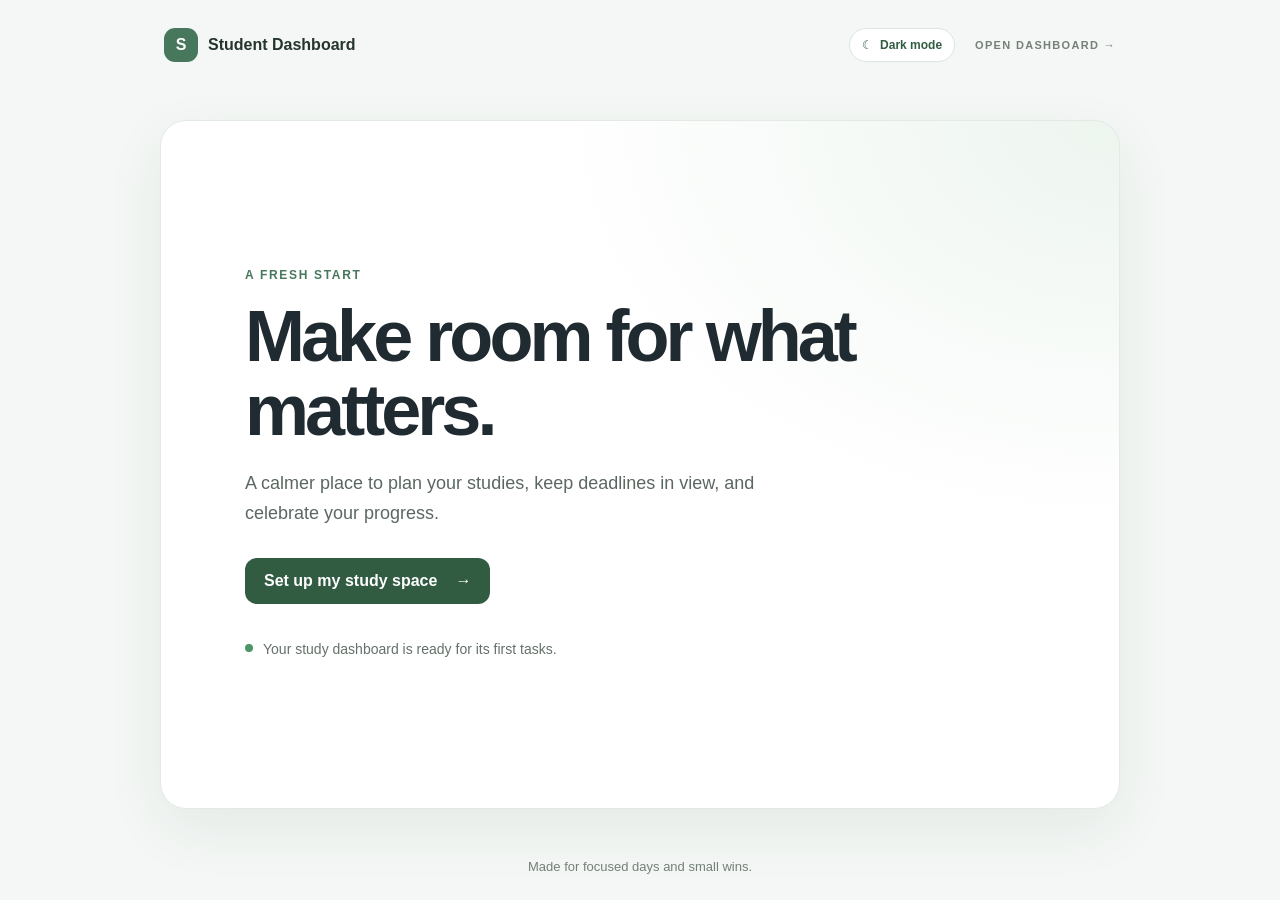
<file: index.html>
<!doctype html>
<html lang="en">
  <head>
    <meta charset="utf-8">
    <meta name="viewport" content="width=device-width, initial-scale=1">
    <meta name="description" content="A calm, simple home for your study plans and goals.">
    <title>Student Dashboard</title>
    <link rel="stylesheet" href="style.css">
    <script src="theme.js" defer></script>
  </head>
  <body>
    <main class="page">
      <header class="topbar">
        <a class="brand" href="#home" aria-label="Student Dashboard home">
          <span class="brand-mark" aria-hidden="true">S</span>
          <span>Student Dashboard</span>
        </a>
        <div class="topbar-actions">
          <button class="theme-toggle" type="button" data-theme-toggle aria-pressed="false"><span aria-hidden="true">☾</span><span data-theme-label>Dark mode</span></button>
          <a class="today-label nav-link" href="dashboard.html">OPEN DASHBOARD <span aria-hidden="true">→</span></a>
        </div>
      </header>

      <section class="welcome-card" id="home" aria-labelledby="page-title">
        <p class="eyebrow">A FRESH START</p>
        <h1 id="page-title">Make room for what matters.</h1>
        <p class="intro">A calmer place to plan your studies, keep deadlines in view, and celebrate your progress.</p>
        <a class="button" href="dashboard.html">Set up my study space <span aria-hidden="true">→</span></a>
        <div class="note" id="coming-soon">
          <span class="status-dot" aria-hidden="true"></span>
          <span>Your study dashboard is ready for its first tasks.</span>
        </div>
      </section>

      <footer>Made for focused days and small wins.</footer>
    </main>
  </body>
</html>
</file>
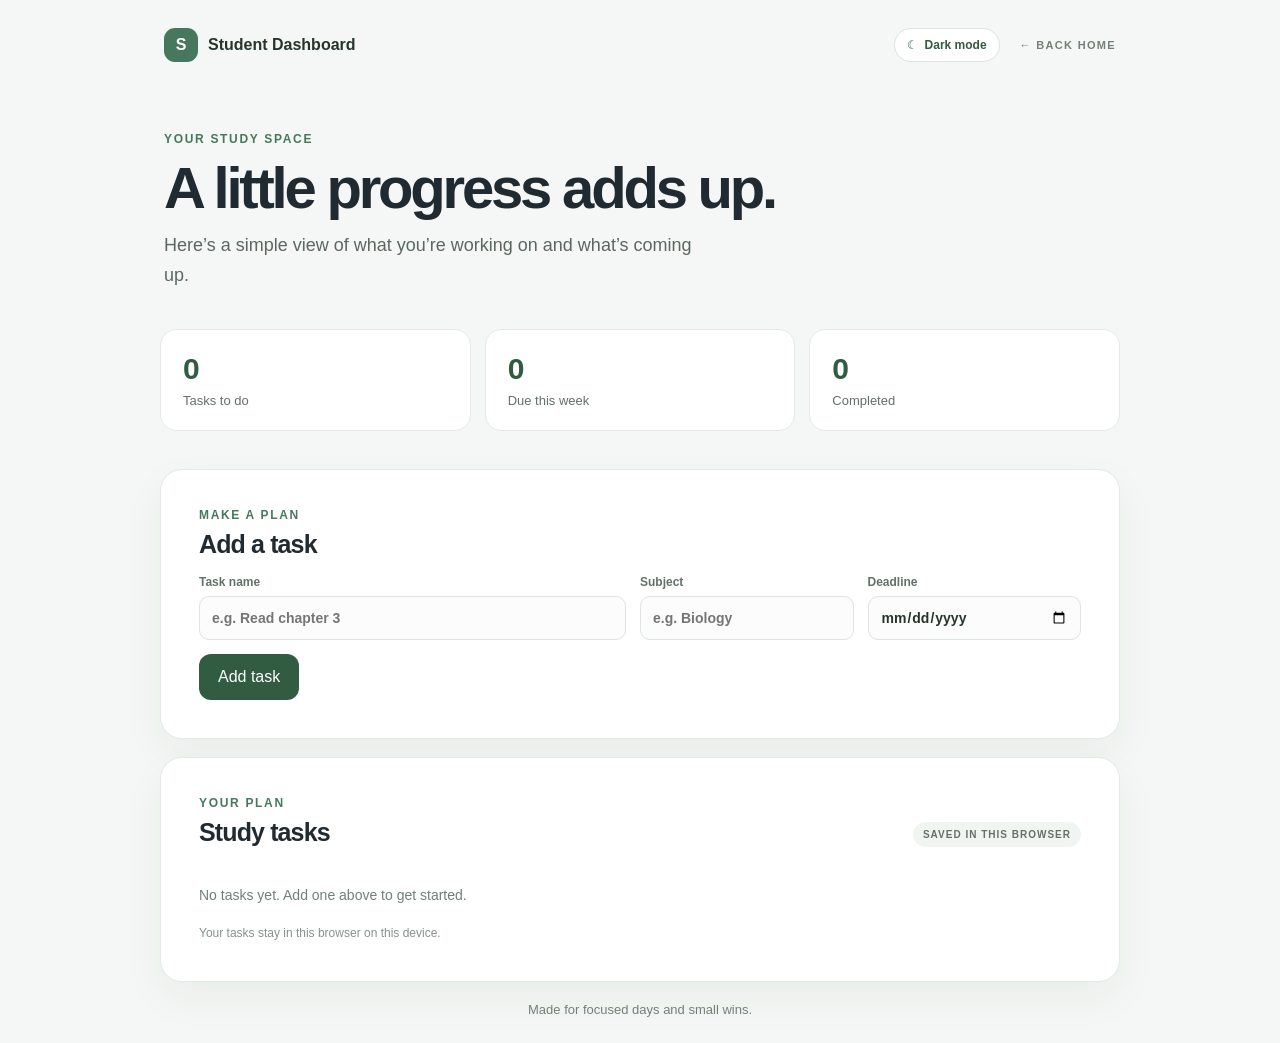
<file: dashboard.html>
<!doctype html>
<html lang="en">
  <head>
    <meta charset="utf-8">
    <meta name="viewport" content="width=device-width, initial-scale=1">
    <meta name="description" content="A simple overview of study tasks and upcoming deadlines.">
    <title>Student Dashboard</title>
    <link rel="stylesheet" href="style.css">
    <script src="theme.js" defer></script>
    <script src="app.js?v=empty-dashboard-1" defer></script>
  </head>
  <body>
    <main class="page dashboard-page">
      <header class="topbar">
        <a class="brand" href="index.html" aria-label="Student Dashboard home">
          <span class="brand-mark" aria-hidden="true">S</span>
          <span>Student Dashboard</span>
        </a>
        <div class="topbar-actions">
          <button class="theme-toggle" type="button" data-theme-toggle aria-pressed="false"><span aria-hidden="true">☾</span><span data-theme-label>Dark mode</span></button>
          <a class="today-label nav-link" href="index.html">← BACK HOME</a>
        </div>
      </header>

      <section class="dashboard-heading" aria-labelledby="page-title">
        <p class="eyebrow">YOUR STUDY SPACE</p>
        <h1 id="page-title">A little progress adds up.</h1>
        <p class="intro">Here’s a simple view of what you’re working on and what’s coming up.</p>
      </section>

      <section class="summary-grid" aria-label="Task summary">
        <article class="summary-card"><span class="summary-number" id="todo-count">0</span><span class="summary-label">Tasks to do</span></article>
        <article class="summary-card"><span class="summary-number" id="week-count">0</span><span class="summary-label">Due this week</span></article>
        <article class="summary-card"><span class="summary-number" id="done-count">0</span><span class="summary-label">Completed</span></article>
      </section>

      <section class="tasks-section task-editor" aria-labelledby="form-title">
        <div class="section-heading">
          <div>
            <p class="eyebrow">MAKE A PLAN</p>
            <h2 id="form-title">Add a task</h2>
          </div>
        </div>
        <form id="task-form">
          <label class="field"><span>Task name</span><input id="task-title" name="title" type="text" maxlength="100" placeholder="e.g. Read chapter 3" required></label>
          <label class="field"><span>Subject</span><input id="task-subject" name="subject" type="text" maxlength="40" placeholder="e.g. Biology"></label>
          <label class="field"><span>Deadline</span><input id="task-date" name="dueDate" type="date"></label>
          <div class="form-actions">
            <button class="button" id="save-task" type="submit">Add task</button>
            <button class="text-button" id="cancel-edit" type="button" hidden>Cancel</button>
          </div>
        </form>
      </section>

      <section class="tasks-section" aria-labelledby="tasks-title">
        <div class="section-heading">
          <div>
            <p class="eyebrow">YOUR PLAN</p>
            <h2 id="tasks-title">Study tasks</h2>
          </div>
          <span class="sample-label">SAVED IN THIS BROWSER</span>
        </div>
        <ul class="task-list" id="task-list" aria-live="polite"></ul>
        <p class="empty-message" id="empty-message" hidden>No tasks yet. Add one above to get started.</p>
        <p class="learning-note" id="storage-message" role="status">Your tasks stay in this browser on this device.</p>
      </section>

      <footer>Made for focused days and small wins.</footer>
    </main>
  </body>
</html>
</file>
<file: style.css>
:root {
  font-family: -apple-system, BlinkMacSystemFont, "Segoe UI", sans-serif;
  color: #202a31;
  background: #f4f7f5;
  font-synthesis: none;
  text-rendering: optimizeLegibility;
  -webkit-font-smoothing: antialiased;
}

* { box-sizing: border-box; }

html { min-width: 320px; scroll-behavior: smooth; }
body { margin: 0; min-height: 100vh; }

.page {
  width: min(960px, calc(100% - 40px));
  min-height: 100vh;
  margin: 0 auto;
  display: flex;
  flex-direction: column;
}

.topbar {
  display: flex;
  align-items: center;
  justify-content: space-between;
  padding: 28px 4px;
}

.topbar-actions { display: flex; align-items: center; gap: 20px; }
.theme-toggle { display: inline-flex; align-items: center; gap: 7px; padding: 9px 12px; border: 1px solid #dce5de; border-radius: 999px; background: #fff; color: #315c42; cursor: pointer; font: inherit; font-size: 12px; font-weight: 650; white-space: nowrap; }
.theme-toggle:hover { background: #edf5ef; }
.theme-toggle:focus-visible { outline: 3px solid #8bb89a; outline-offset: 3px; }

.brand { display: inline-flex; align-items: center; gap: 10px; color: #26352c; font-weight: 700; text-decoration: none; }
.brand-mark { display: grid; width: 34px; height: 34px; place-items: center; border-radius: 11px; background: #47785d; color: white; }
.today-label { color: #758078; font-size: 11px; font-weight: 700; letter-spacing: .12em; }
.nav-link { text-decoration: none; transition: color .2s; }
.nav-link:hover { color: #315c42; }

.welcome-card {
  flex: 1;
  display: flex;
  flex-direction: column;
  align-items: flex-start;
  justify-content: center;
  margin: 30px 0;
  padding: clamp(32px, 8vw, 84px);
  border: 1px solid #e3eae5;
  border-radius: 26px;
  background: radial-gradient(ellipse at 100% 0%, #edf5ef 0, transparent 42%), #fff;
  box-shadow: 0 20px 60px rgba(31, 64, 47, .07);
}

.eyebrow { margin: 0 0 18px; color: #47785d; font-size: 12px; font-weight: 700; letter-spacing: .14em; }
h1 { max-width: 650px; margin: 0; font-size: clamp(40px, 8vw, 72px); line-height: 1.02; letter-spacing: -.055em; }
.intro { max-width: 540px; margin: 22px 0 30px; color: #5b6861; font-size: 18px; line-height: 1.65; }
.button { display: inline-flex; align-items: center; gap: 18px; padding: 14px 19px; border-radius: 12px; background: #315c42; color: #fff; font-weight: 650; text-decoration: none; transition: background .2s, transform .2s; }
.button:hover { background: #244a33; transform: translateY(-1px); }
.button:focus-visible, .brand:focus-visible { outline: 3px solid #8bb89a; outline-offset: 4px; }
.note { display: flex; align-items: flex-start; gap: 10px; max-width: 520px; margin-top: 34px; color: #647169; font-size: 14px; line-height: 1.6; }
.status-dot { flex: 0 0 8px; width: 8px; height: 8px; margin-top: 6px; border-radius: 50%; background: #4c9564; }
footer { padding: 20px 4px 26px; color: #738078; font-size: 13px; text-align: center; }

.dashboard-page { min-height: 100vh; }
.dashboard-heading { padding: 42px 4px 20px; }
.dashboard-heading .eyebrow { margin-bottom: 12px; }
.dashboard-heading h1 { max-width: 700px; font-size: clamp(36px, 6vw, 58px); }
.dashboard-heading .intro { margin: 14px 0 0; }
.summary-grid { display: grid; grid-template-columns: repeat(3, 1fr); gap: 14px; margin: 18px 0 38px; }
.summary-card { display: flex; flex-direction: column; gap: 7px; padding: 22px; border: 1px solid #e3eae5; border-radius: 16px; background: #fff; }
.summary-number { color: #315c42; font-size: 30px; font-weight: 700; letter-spacing: -.04em; }
.summary-label { color: #647169; font-size: 13px; }
.tasks-section { padding: clamp(22px, 5vw, 38px); border: 1px solid #e3eae5; border-radius: 22px; background: #fff; box-shadow: 0 16px 42px rgba(31, 64, 47, .05); }
.task-editor { margin-bottom: 18px; }
.task-editor .section-heading { margin-bottom: 16px; }
#task-form { display: grid; grid-template-columns: 2fr 1fr 1fr; align-items: end; gap: 14px; }
.field { display: flex; flex-direction: column; gap: 7px; color: #647169; font-size: 12px; font-weight: 650; }
.field input { width: 100%; min-height: 44px; padding: 10px 12px; border: 1px solid #dce5de; border-radius: 10px; background: #fbfcfb; color: #26352c; font: inherit; font-size: 14px; }
.field input:focus { outline: 3px solid #d8eadc; border-color: #6f9d7c; }
.form-actions { display: flex; grid-column: 1 / -1; align-items: center; gap: 12px; }
.form-actions .button { border: 0; cursor: pointer; font: inherit; }
.text-button { padding: 7px 9px; border: 0; border-radius: 7px; background: transparent; color: #47785d; cursor: pointer; font: inherit; font-size: 12px; font-weight: 650; white-space: nowrap; }
.text-button:hover { background: #edf5ef; }
.delete-button { color: #a75a3a; }
.delete-button:hover { background: #fbf0ec; }
.task-actions { display: inline-flex; align-items: center; gap: 2px; }
.task-checkbox { flex: 0 0 18px; width: 18px; height: 18px; accent-color: #47785d; cursor: pointer; }
.empty-message { padding: 20px 0 4px; color: #738078; font-size: 14px; }
.section-heading { display: flex; justify-content: space-between; align-items: flex-end; gap: 12px; margin-bottom: 20px; }
.section-heading .eyebrow { margin-bottom: 8px; }
h2 { margin: 0; font-size: 25px; letter-spacing: -.035em; }
.sample-label { padding: 7px 10px; border-radius: 999px; background: #f1f5f2; color: #647169; font-size: 10px; font-weight: 700; letter-spacing: .1em; }
.task-list { margin: 0; padding: 0; list-style: none; }
.task-item { display: flex; align-items: center; gap: 14px; padding: 18px 0; border-top: 1px solid #edf1ee; }
.task-check { display: grid; flex: 0 0 20px; width: 20px; height: 20px; place-items: center; border: 1.5px solid #b8c8bd; border-radius: 7px; color: white; font-size: 12px; }
.task-check.checked { border-color: #47785d; background: #47785d; }
.task-copy { display: flex; flex: 1; flex-direction: column; gap: 5px; min-width: 0; }
.task-copy strong { color: #26352c; font-size: 14px; font-weight: 650; }
.task-copy span { color: #87928b; font-size: 12px; }
.task-copy.completed strong { color: #87928b; text-decoration: line-through; }
.due-date, .done-label { color: #647169; font-size: 12px; font-weight: 600; white-space: nowrap; }
.due-date.due-soon { color: #a75a3a; }
.done-label { color: #47785d; font-size: 10px; letter-spacing: .08em; }
.learning-note { margin: 17px 0 0; color: #87928b; font-size: 12px; line-height: 1.6; }

@media (max-width: 520px) {
  .page { width: min(100% - 24px, 960px); }
  .topbar { padding: 20px 2px; }
  .today-label { font-size: 9px; }
  .topbar-actions { gap: 8px; }
  .theme-toggle { gap: 5px; padding: 8px; font-size: 11px; }
  .welcome-card { margin: 16px 0; border-radius: 20px; }
  .intro { font-size: 16px; }
  .dashboard-heading { padding-top: 28px; }
  .summary-grid { gap: 8px; margin-bottom: 26px; }
  .summary-card { padding: 15px 12px; }
  .summary-number { font-size: 25px; }
  .summary-label { font-size: 11px; }
  .task-item { gap: 10px; }
  .task-copy strong { font-size: 12px; }
  #task-form { grid-template-columns: 1fr 1fr; }
  #task-form .field:first-child { grid-column: 1 / -1; }
  .task-actions { flex-direction: column; align-items: flex-end; }
  .due-date { font-size: 11px; }
}

:root[data-theme="dark"] {
  color-scheme: dark;
  color: #e8f0eb;
  background: #111813;
}

:root[data-theme="dark"] .brand { color: #e5eee8; }
:root[data-theme="dark"] .today-label,
:root[data-theme="dark"] footer,
:root[data-theme="dark"] .intro,
:root[data-theme="dark"] .note,
:root[data-theme="dark"] .summary-label,
:root[data-theme="dark"] .field,
:root[data-theme="dark"] .due-date,
:root[data-theme="dark"] .empty-message { color: #b4c2b8; }
:root[data-theme="dark"] .welcome-card {
  border-color: #34443a;
  background: radial-gradient(ellipse at 100% 0%, #263a2c 0, transparent 42%), #1b2820;
  box-shadow: 0 20px 60px rgba(0, 0, 0, .18);
}
:root[data-theme="dark"] .summary-card,
:root[data-theme="dark"] .tasks-section { border-color: #34443a; background: #1b2820; box-shadow: 0 16px 42px rgba(0, 0, 0, .14); }
:root[data-theme="dark"] .summary-number,
:root[data-theme="dark"] .text-button,
:root[data-theme="dark"] .nav-link:hover,
:root[data-theme="dark"] .done-label { color: #a5d1ae; }
:root[data-theme="dark"] .button { background: #a5d1ae; color: #17251b; }
:root[data-theme="dark"] .button:hover { background: #b8dfc0; }
:root[data-theme="dark"] .theme-toggle { border-color: #405246; background: #25352b; color: #d8e9dc; }
:root[data-theme="dark"] .theme-toggle:hover,
:root[data-theme="dark"] .text-button:hover { background: #304638; }
:root[data-theme="dark"] .field input { border-color: #405246; background: #142019; color: #e5eee8; }
:root[data-theme="dark"] .field input:focus { outline-color: #314c39; border-color: #84b893; }
:root[data-theme="dark"] .sample-label { background: #2c3c32; color: #c1d0c5; }
:root[data-theme="dark"] .task-item { border-color: #2b3a31; }
:root[data-theme="dark"] .task-copy strong { color: #e5eee8; }
:root[data-theme="dark"] .task-copy span,
:root[data-theme="dark"] .learning-note { color: #a0b0a5; }
:root[data-theme="dark"] .task-copy.completed strong { color: #9aaa9f; }
:root[data-theme="dark"] .delete-button { color: #f0a58d; }
:root[data-theme="dark"] .delete-button:hover { background: #493027; }
:root[data-theme="dark"] .due-date.due-soon { color: #f0a58d; }
</file>
